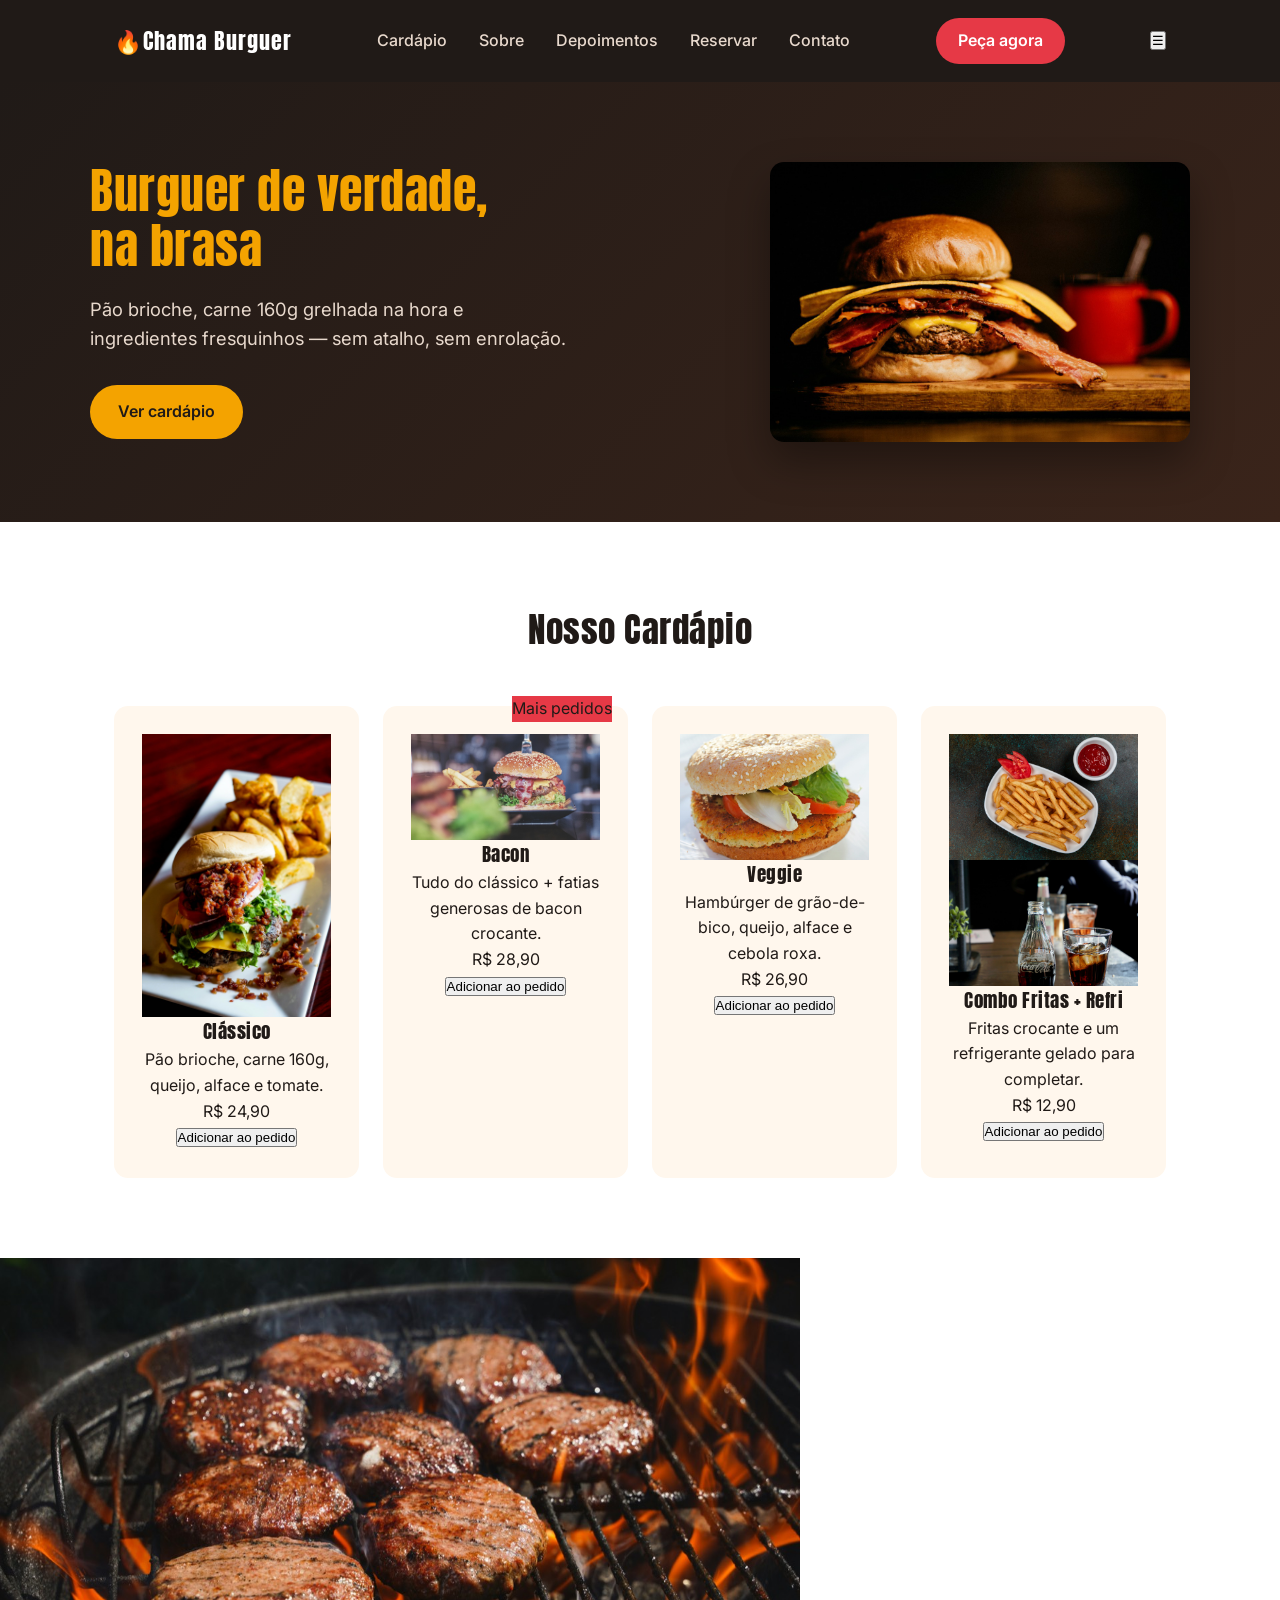
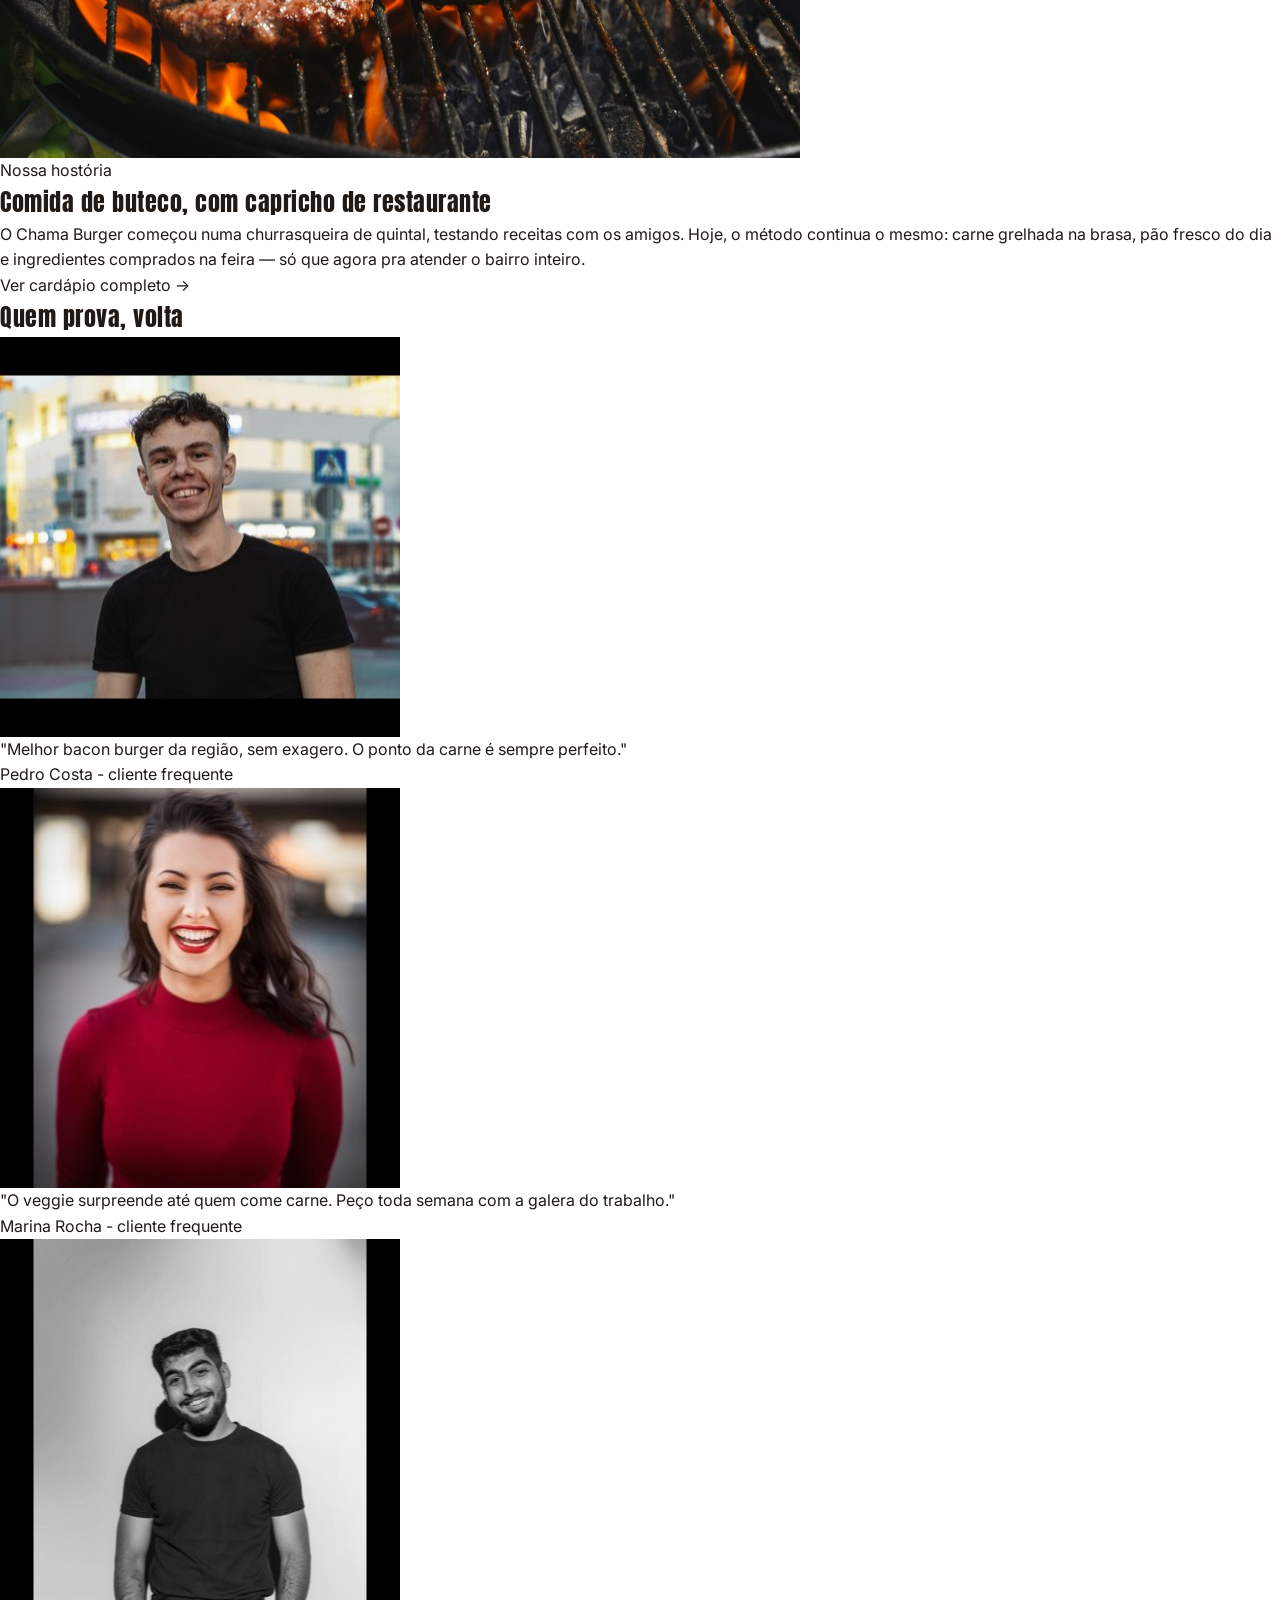
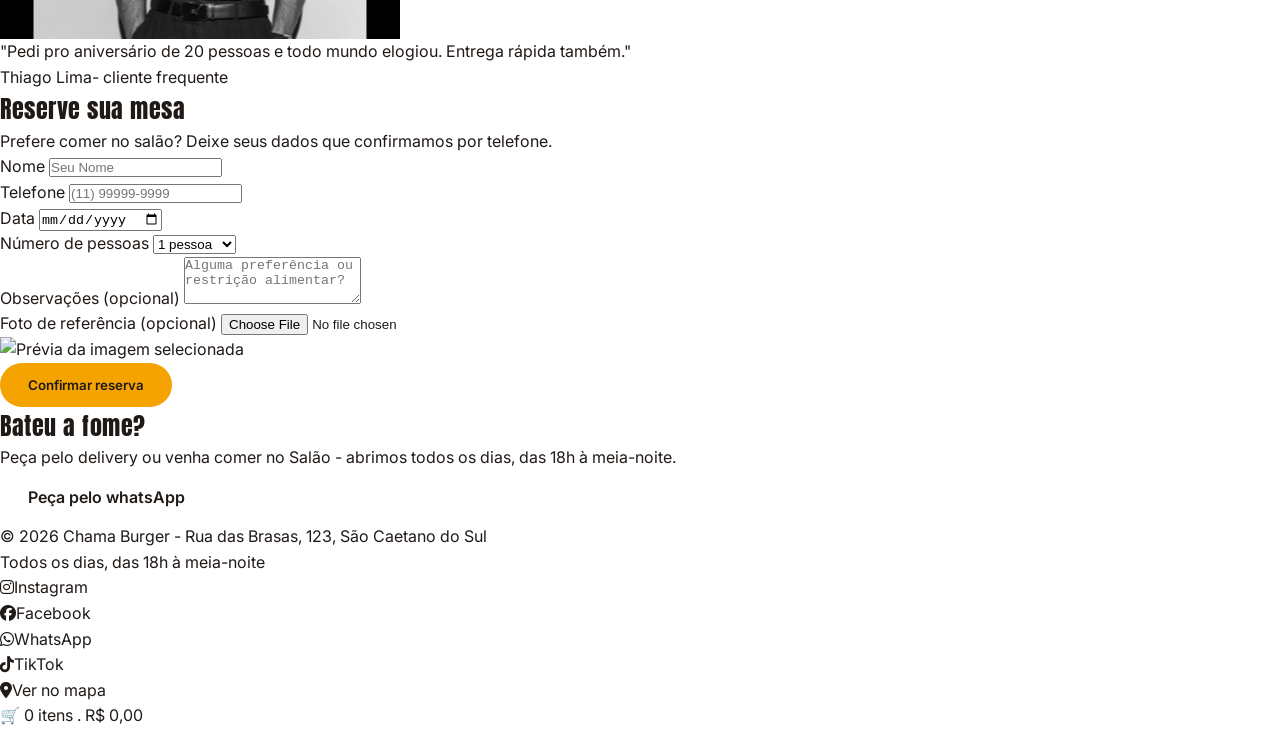
<file: index.html>
<!DOCTYPE html>
<html lang="pt-br">

<head>
    <meta charset="UTF-8">
    <meta name="viewport" content="width=device-width, initial-scale=1.0">
    <title>ChamaBurguer</title> <!--Titulo-->
    <link rel="stylesheet" href="https://cdnjs.cloudflare.com/ajax/libs/font-awesome/6.5.2/css/all.min.css"> <!--biblioteca-->
    <link rel="stylesheet" href="style.css">
</head>

<body>

    <header class="cabecalho-site"> <!--cabeçalho do site-->

        <nav class="barra-navegacao"> <!--menu-->
            <a href="#" class="logo">🔥Chama Burguer</a>

            <ul class="menu-links" id="menuLinhk">
                <li><a href="#cardapio">Cardápio</a></li>
                <li><a href="#sobre">Sobre</a></li>
                <li><a href="#depoimentos">Depoimentos</a></li>
                <li><a href="#reserva">Reservar</a></li>
                <li><a href="#contato">Contato</a></li>
            </ul>

            <a href="#pedir" class="botao botao-nav">Peça agora</a>

            <button class="menu-abrir" id="menuAbrir" aria-label="Abri menu">☰</button> <!--menu burguer-->
        </nav>

    </header> <!--fim do head-->

    <main>
        <section class="destaque">
            <div class="destaque-conteudo">

                <div class="destaque-texto">
                    <h1>
                        Burguer de verdade, <br>na brasa
                    </h1>

                    <p>Pão brioche, carne 160g grelhada na hora e ingredientes fresquinhos — sem atalho, sem enrolação.
                    </p>

                    <a href="#cardapio" class="botao botao-primario">Ver cardápio</a>
                </div> <!--fim da segunda div-->

                <div class="destaque-imagem">
                    <img src="assets/images/destaque-burger.jpg"
                        alt="Hambúrguer artesanal com bacon, queijo e pão brioche, grelhado na brasa">
                </div> <!--fim da terceira div-->

            </div> <!--fim da divi principal-->

        </section> <!--fim da primeira section-->

        <section class="cardapio" id="cardapio">

            <h2>Nosso Cardápio</h2>

            <div class="cardapio-itens">

                <article class="cardapio-item">
                    <div class="cardapio-item-imagem">
                        <img src="assets/images/burger-classico.jpg"
                            alt="Foto do burger Clássico: pão brioche, carne e queijo">
                    </div>

                    <h3>
                        Clássico
                    </h3>

                    <p>
                        Pão brioche, carne 160g, queijo, alface e tomate.
                    </p>

                    <span class="preco">
                        R$ 24,90
                    </span>

                    <button class="adicionar-carrinho" data-name="Clássico" data-preco="24.90">
                        Adicionar ao pedido
                    </button>
                </article>

                <article class="cardapio-item">
                    <span class="selo">Mais pedidos</span>
                    <div class="cardapio-item-imagem">
                        <img src="assets/images/burger-bacon.jpg" alt="Foto do butguer bacon com fatias crocantes">
                    </div>

                    <h3>
                        Bacon
                    </h3>

                    <p>
                        Tudo do clássico + fatias generosas de bacon crocante.
                    </p>

                    <span class="preco">
                        R$ 28,90
                    </span>

                    <button class="adicionar-carrinho" data-name="Bacon" data-preco="28.90">
                        Adicionar ao pedido
                    </button>
                </article>

                <article class="cardapio-item">
                    <div class="cardapio-item-imagem">
                        <img src="assets/images/burger-veggie.jpg"
                            alt="Foto do burguer Veggie com grão-de-bico e salada">
                    </div>

                    <h3>
                        Veggie
                    </h3>

                    <p>
                        Hambúrger de grão-de-bico, queijo, alface e cebola roxa.
                    </p>

                    <span class="preco">
                        R$ 26,90
                    </span>

                    <button class="adicionar-carrinho" data-name="Veggie" data-preco="26.90">
                        Adicionar ao pedido
                    </button>
                </article>

                <article class="cardapio-item">
                    <div class="cardapio-item-imagem cardapio-item-imagem-combo">
                        <img src="assets/images/fritas.jpg" alt="Porção de fritas">

                        <img src="assets/images/bebida.jpg" alt="Refrigerante gelado com gelo">
                    </div>

                    <h3>
                        Combo Fritas + Refri
                    </h3>

                    <p>
                        Fritas crocante e um refrigerante gelado para completar.
                    </p>

                    <span class="preco">
                        R$ 12,90
                    </span>

                    <button class="adicionar-carrinho" data-name="Combo Fritas + Refri" data-preco="12.90">
                        Adicionar ao pedido
                    </button>
                </article>
            </div> <!--div principal da section-->

        </section>

        <section class="sobre" id="sobre"> <!--sobre da pagina-->
            <div class="sobre-imagem">
                <img src="assets/images/sobre-burger.jpg" alt="burguer" width="800" height="500">
            </div>

            <div class="sobre-texto">
                <span class="secao-rotulo">
                    Nossa hostória
                </span>

                <h2>
                    Comida de buteco, com capricho de restaurante
                </h2>

                <p>
                    O Chama Burger começou numa churrasqueira de quintal, testando receitas com os
                    amigos. Hoje, o método continua o mesmo: carne grelhada na brasa, pão fresco
                    do dia e ingredientes comprados na feira — só que agora pra atender o bairro
                    inteiro.

                </p>

                <a href="#cardapio" class="link-seta">Ver cardápio completo →
                </a>
            </div>
        </section>

        <!--Depoimentos-->
        <section class="depoimentos" id="depoimentos">
            <h2>
                Quem prova, volta
            </h2>

            <div class="depoimentos-lista">

                <article class="depoimento">
                    <img src="assets/images/avatar-pedro.jpg" alt="Foto de pedro Costa" class="avatar">

                    <p class="citacao">
                        "Melhor bacon burger da região, sem exagero. O ponto da carne é sempre perfeito."
                    </p>

                    <p class="autor">
                        Pedro Costa <span>- cliente frequente</span>
                    </p>

                </article>

                <article class="depoimento">
                    <img src="assets/images/avatar-marina.jpg" alt="Foto de Marina Rocha" class="avatar">

                    <p class="citacao">
                        "O veggie surpreende até quem come carne. Peço toda semana com a galera do trabalho."
                    </p>

                    <p class="autor">
                        Marina Rocha <span>- cliente frequente</span>
                    </p>

                </article>

                <article class="depoimento">
                    <img src="assets/images/avatar-thiago.jpg" alt="Foto de Thiago Lima" class="avatar">

                    <p class="citacao">
                        "Pedi pro aniversário de 20 pessoas e todo mundo elogiou. Entrega rápida também."
                    </p>

                    <p class="autor">
                        Thiago Lima<span>- cliente frequente</span>
                    </p>

                </article>

            </div>

        </section>

        <!--reserva-->

        <section class="reserva" id="reserva">
            <h2>Reserve sua mesa</h2>
            <p>Prefere comer no salão? Deixe seus dados que confirmamos por telefone.</p>

            <form class="reserva-formulario" id="reservaFormulario">
                <div class="linha-formulario">
                    <label for="nome">Nome</label>
                    <input type="text" id="nome" name="nome" placeholder="Seu Nome" required>
                </div>

                <div class="linha-formulario">
                    <label for="telefone">Telefone</label>
                    <input type="number" id="telefone" name="telefone" placeholder="(11) 99999-9999" required>
                </div>

                <div class="linha-formulario">
                    <label for="data">Data</label>
                    <input type="date" name="data" id="data" required>
                </div>

                <div class="linha-formulario">
                    <label for="pessoas">Número de pessoas</label>
                    <select name="pessoas" id="pessoas">
                        <option value="1">1 pessoa</option>
                        <option value="2">2 pessoas</option>
                        <option value="3">3 pessoas</option>
                        <option value="4">4 pessoas</option>
                        <option value="5+">5 ou mais</option>
                    </select>
                </div>

                <div class="linha-formulario linha-formulario-completa">
                    <label for="mensagem">Observações (opcional)</label>
                    <textarea name="mensagem" id="mensagem" rows="3"
                        placeholder="Alguma preferência ou restrição alimentar?"></textarea>
                </div>

                <div class="linha-formulario linha-formulario-completa">
                    <label for="foto">Foto de referência (opcional)</label>
                    <input type="file" name="foto" id="foto" accept="imagem/*">

                    <img id="fotoPrevia" class="foto-previa" alt="Prévia da imagem selecionada" hidden>

                    <button type="submit" class="botao botao-primario formulario-enviar">Confirmar reserva</button>
                </div>

            </form>

            <div class="reserva-confimacao" id="reservaConfirmacao"></div>
        </section>

        <!--Final-->

        <section class="chamada-final" id="pedir">
            <h2>
                Bateu a fome?
            </h2>
            <p>
                Peça pelo delivery ou venha comer no Salão - abrimos todos os dias, das 18h à meia-noite.
            </p>
            <a href="https://web.whatsapp.com/" class="botao botao-destaque">Peça pelo whatsApp</a>


        </section>

    </main>

    <footer class="rodape-site" id="contato">
        <div class="rodape-info">
            <p>
                &copy; 2026 Chama Burger - Rua das Brasas, 123, São Caetano do Sul
            </p>
            <p class="rodape-horario">
                Todos os dias, das 18h à meia-noite
            </p>
        </div>


        <ul class="rodape-links">
            <li><a href="#" aria-label="Instagram"><i class="fa-brands fa-instagram"></i><span>Instagram</span></a></li>

            <li><a href="#" aria-label="Facebook"><i class="fa-brands fa-facebook"></i><span>Facebook</span></a></li>

            <li><a href="#" aria-label="WhatsApp"><i class="fa-brands fa-whatsapp"></i><span>WhatsApp</span></a></li>

            <li><a href="#" aria-label="TikTok"><i class="fa-brands fa-tiktok"></i><span>TikTok</span></a></li>

            <li><a href="#" aria-label="Ver no mapa"><i class="fa-solid fa-location-dot"></i><span>Ver no mapa</span></a></li>
        </ul>
    </footer>

    <div class="carrinho-resumo" id="carrinhoResumo">
        <span class="carrinho-icone">
            🛒
        </span>

        <span id="carrinhoContador">
            0
        </span> itens . <span id="carrinhoTotal">R$ 0,00</span>
    </div>
</body>

</html>
</file>
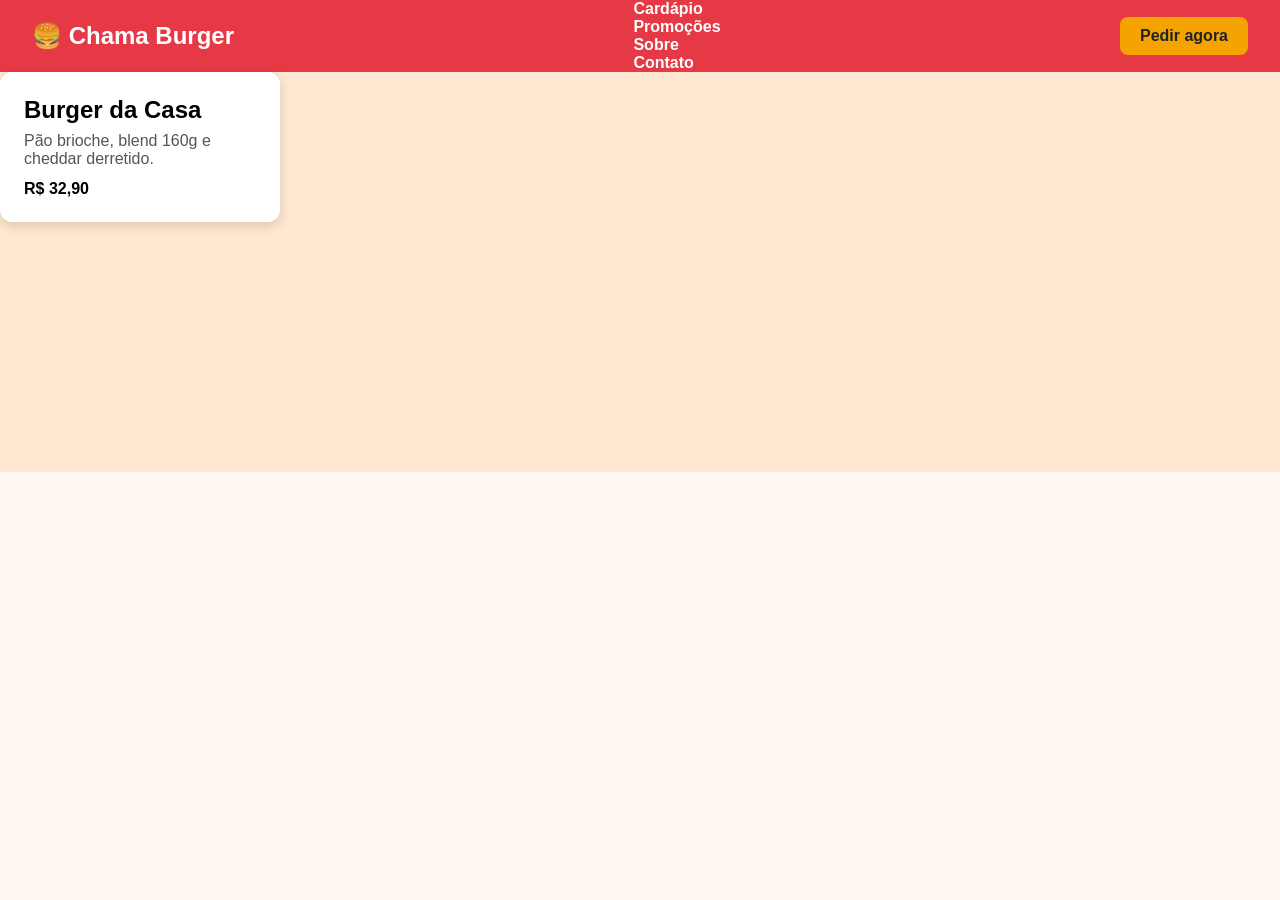
<file: flebox-playground/exercicio-navbar/index.html>
<!DOCTYPE html>
<html lang="pt-br">
<head>
  <meta charset="UTF-8">
  <meta name="viewport" content="width=device-width, initial-scale=1.0">
  <title>Exercício: Navbar Chama Burger</title>
  <link rel="stylesheet" href="style.css">
</head>
<body>

  <header class="navbar">
    <div class="logo">🍔 Chama Burger</div>

    <nav class="menu">
      <a href="#">Cardápio</a>
      <a href="#">Promoções</a>
      <a href="#">Sobre</a>
      <a href="#">Contato</a>
    </nav>

    <a href="#" class="btn-pedido">Pedir agora</a>
  </header>

  <main class="hero">
    <div class="card">
      <h2>Burger da Casa</h2>
      <p>Pão brioche, blend 160g e cheddar derretido.</p>
      <strong>R$ 32,90</strong>
    </div>
  </main>

</body>
</html>
</file>
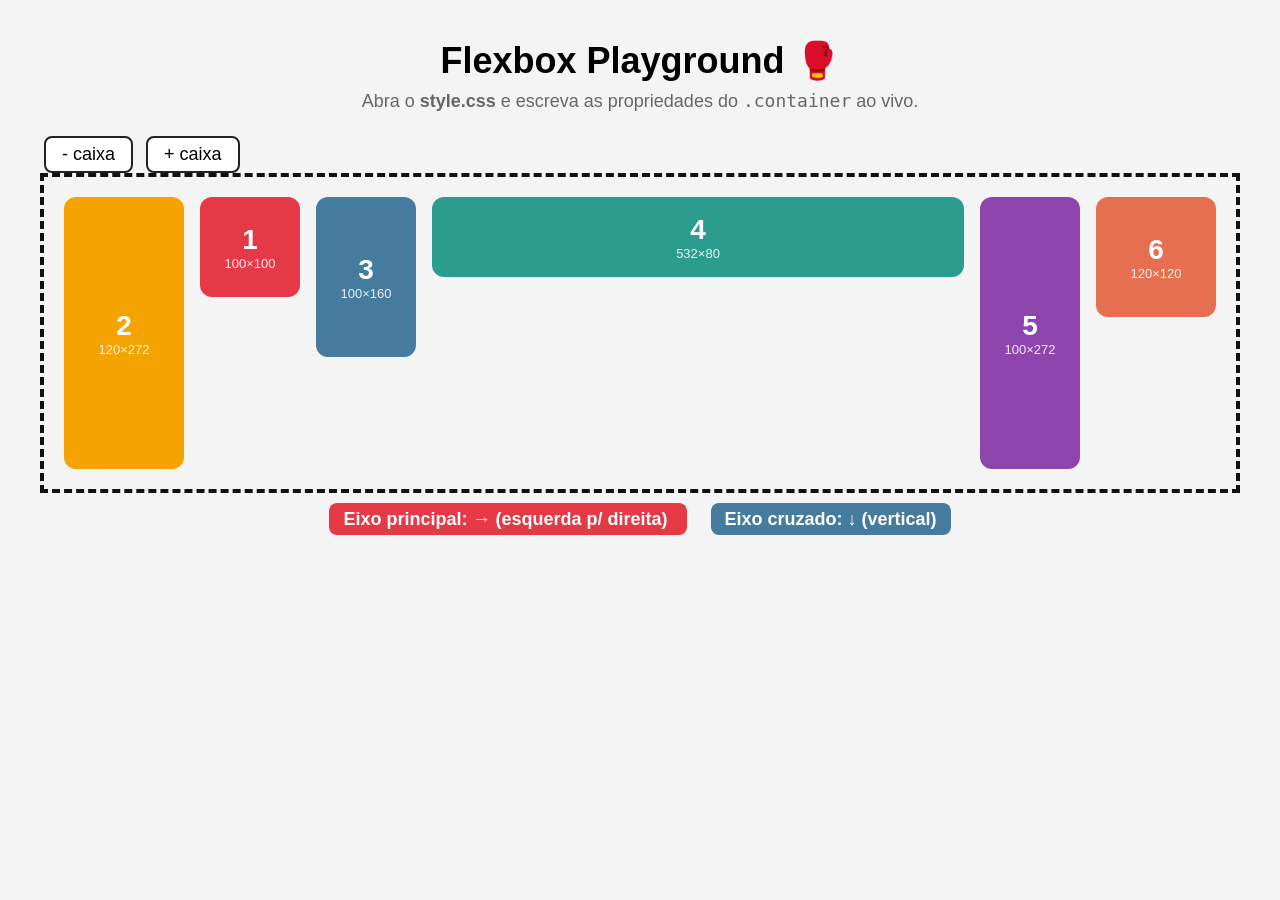
<file: flebox-playground/inde.html>
<!DOCTYPE html>
<html lang="pt-BR">

<head>
    <meta charset="UTF-8">
    <meta name="viewport" content="width=device-width, initial-scale=1.0">
    <title>Flebox Playground</title>
    <link rel="stylesheet" href="style.css">
</head>

<body>
    <h1>Flexbox Playground 🥊</h1>
    <p class="dica">Abra o <strong>style.css</strong> e escreva as propriedades do <code>.container</code> ao vivo.</p>

    <div class="controles">
        <button id="menos" aria-label="remover caixa">- caixa</button>
        <button id="mais" aria-label="adicionar caixa">+ caixa</button>
    </div>

    <div class="container">
        <div class="box box1">
            <span class="numero">
                1
            </span>

            <span class="tamanho">
                
            </span>
        </div>

        <div class="box box2">
            <span class="numero">
                2
            </span>

            <span class="tamanho">

            </span>
        </div>

        <div class="box box3">
            <span class="numero">
                3
            </span>

            <span class="tamanho">

            </span>
        </div>

        <div class="box box4">
            <span class="numero">
                4
            </span>

            <span class="tamanho">

            </span>
        </div>

        <div class="box box5">
            <span class="numero">
                5
            </span>

            <span class="tamanho">

            </span>
        </div>

        <div class="box box6">
            <span class="numero">
                6
            </span>

            <span class="tamanho">

            </span>
        </div>

    </div>

    <div class="legenda">
        <span class="principal">
            Eixo principal: <b id="eixo-principal"></b>
        </span>

        <span class="cruzado">
            Eixo cruzado: <b id="eixo-cruzado"></b>
        </span>
    </div>

    <script src="script.js" defer></script>
</body>

</html>
</file>
<file: style.css>
@import url('https://fonts.googleapis.com/css2?family=Anton&family=Inter:ital,opsz,wght@0,14..32,100..900;1,14..32,100..900&display=swap');

:root {
    --color-primary: #e63946;
    --color-primary-dark: #c1272d;
    --color-accent: #f4a300;
    --color-dark: #201a17;
    --color-light: #FFF7ED;
    --color-gray: #6b7280;
    --radius: 14px;
    --font-titulo: "Anton", Impact, sans-serif;
    --font-base: "Inter", Roboto, Helvetica, Arial, sans-serif;
}

* {
    margin: 0;
    padding: 0;
    box-sizing: border-box;
}

body {
    font-family: var(--font-base);
    color: var(--color-dark);
    line-height: 1.6;
}

h1, h2, h3 {
    font-family: var(--font-titulo);
    font-weight: 400;
    letter-spacing: 0.5px; /*Espaçamento entre letras*/
}

a {
    text-decoration: none; /*Vai tirar a linha dos links*/
    color: inherit; /*Para os links não ficarem azul*/
}

ul {
    list-style: none; /*Tirar a bolinha da tag ul - li*/
}

img {
    max-width: 100%;
    display: block;
}

.botao {
    display: inline-block;
    padding: 14px 28px;
    border: none; /* Tirar a borda do botão*/
    border-radius: 999px;
    font-family: var(--font-base);
    font-weight: 600;
    text-align: center; /* Alinhamento do texto */
    cursor: pointer;
    transition: transform 0.2s, box-shadow 0.2s;
}

.botao:hover {
    transform: translateY(-2px); /* Empurra o botão para cima*/
}

.botao-nav {
    background-color: var(--color-primary);
    color: #fff;
    padding: 10px 22px;
}

.cabecalho-site {
    background-color: var(--color-dark);
    top: 0; /* Top fica zerado, sempre volta aonde esta o top-começo*/
    z-index: 10;
    position: sticky; /* Travar o header*/
}

.barra-navegacao {
    max-width: 1100px;
    margin: 0 auto;
    display: flex;
    align-items: center;
    justify-content: space-between; /*Tira os espaçamentos laterais e da um espaçamento entre os elementos*/
    padding: 18px 24px;
}

.logo {
    font-family: var(--font-titulo);
    font-size: 1.4rem;
    color: #fff;
    letter-spacing: 1px;
}

.menu-links {
    display: flex;
    gap: 32px;
}

.menu-links a {
    color: #e8d9cd;
    font-weight: 500;
}

.menu-links a:hover {
    color: #fff;
}

.botao-primario {
    background-color: var(--color-accent);
    color: var(--color-dark);
}

.botao-primario:hover {
    box-shadow: 0 8px 20px rgba(244, 163, 0, 0.4);
}

.destaque {
    background: linear-gradient(135deg, var(--color-dark), #3a241a);
    width: 100%;
    padding: 80px 24px;
}

.destaque-conteudo {
    max-width: 1100px;
    margin: 0 auto;
    display: flex;
    align-items: center;
    justify-content: center;
    gap: 48px;
    color: #fff;
}

.destaque-texto {
    flex: 1 1 400px;
}

.destaque h1{
    font-size: 3rem;
    line-height: 1.15;
    margin-bottom: 20px;
    color: var(--color-accent);
}

.destaque p {
    font-size: 1.15rem;
    color: #e8d9cd;
    max-width: 480px;
    margin-bottom: 32px;
}

.destaque-imagem {
    flex: 1 1 260px;
    max-width: 420px;
    border-radius: var(--radius);
    overflow: hidden;
    box-shadow: 0 20px 40px rgba(0, 0, 0, 0.35);
}

.destaque-imagem img {
    width: 100%;
    object-fit: cover; /*vai cortar o exesso da imagem para manter no container*/
}

.cardapio {
    max-width: 1100px;
    margin: 0 auto;
    padding: 80px 24px;
    text-align: center;
}

.cardapio h2 {
    font-size: 2.2rem;
    margin-bottom: 48px;
}

.cardapio-itens {
    display: flex;
    gap: 24px;
    flex-wrap: wrap;
    justify-content: center;
}

.cardapio-item {
    background-color: var(--color-light);
    border-radius: var(--radius);
    padding: 28px;
    flex: 1 1 220px;
    max-width: 260px;
    position: relative;
    transition: transform 0.2s, box-shadow 0.2s;
}

.cardapio-item:hover {
    transform: translateY(-6px);
    box-shadow: 0 12px 24px rgba(0, 0, 0, 0.12);
}

.selo {
    position: absolute;
    top: -10px;
    right: 16px;
    background-color: var(--color-primary);
}
</file>
<file: flebox-playground/exercicio-navbar/style.css>
/* =====================================================
   EXERCÍCIO: Navbar do Chama Burger

   Objetivo (só com flexbox):
   1) Logo à ESQUERDA, menu no MEIO e botão à DIREITA
   2) Tudo alinhado verticalmente no centro da barra
   3) Links do menu lado a lado, com espaço entre eles
   4) Bônus: centralizar o .card no meio da .hero
      (horizontal E vertical)

   Escreva suas regras nos blocos marcados com ✏️
   ===================================================== */

* { margin: 0; padding: 0; box-sizing: border-box; }

body {
  font-family: Arial, Helvetica, sans-serif;
  background: #fff8f0;
}

.navbar {
  background: #E63946;
  color: #fff;
  padding: 0 32px;
  height: 72px;
  /* ✏️ escreva aqui o flexbox da navbar */
  display: flex;
  justify-content: space-between;
  align-items: center;

}

.logo { font-size: 24px; font-weight: bold; }

.menu a {
  color: #fff;
  text-decoration: none;
  font-weight: bold;
}

/* ✏️ escreva aqui o flexbox do .menu (links lado a lado) */
.menu a {
    display: flex;
    
}

.btn-pedido {
  background: #F4A300;
  color: #222;
  text-decoration: none;
  font-weight: bold;
  padding: 10px 20px;
  border-radius: 8px;
}

.hero {
  min-height: 400px;
  background: #ffe8d1;
  /* ✏️ bônus: centralize o card aqui */
}

.card {
  background: #fff;
  padding: 24px;
  border-radius: 12px;
  width: 280px;
  box-shadow: 0 4px 12px rgba(0, 0, 0, 0.15);
}

.card h2 { margin-bottom: 8px; }
.card p  { margin-bottom: 12px; color: #555; }
</file>
<file: flebox-playground/style.css>
* {
    margin: 0;
    padding: 0;
    box-sizing: border-box;
}

body {
    font-family: Arial, Helvetica, sans-serif;
    font-size: 18px;
    background-color: #f4f4f4;
    padding: 40px;
}

h1 {
    text-align: center;
    margin-bottom: 8px;
}

.dica {
    text-align: center;
    color: #666;
    margin-bottom: 24px;
}

.controles button {
    font-size: 18px;
    padding: 6px 16px;
    margin: 0 4px;
    border: 2px solid #222;
    border-radius: 8px;
    background-color: #fff;
    cursor: pointer;
}

.controles button:hover {
    background-color: #222;
    color: #fff;
}

.legenda {
    text-align: center;
    margin-top: 16px;
    font-weight: bold;
}

.legenda span {
    font-display: inline-block; /*trava somente a linha*/
    margin: 0 12px;
    padding: 6px 14px;
    color: #fff;
    border-radius: 8px;
}

.legenda .principal {
    background-color: #e63946;
}

.legenda .cruzado {
    background-color: #457b9d;
}

.box {
    border-radius: 12px;
    color: #fff;
    font-weight: bold;
    display: flex;
    flex-direction: column;
    align-items: center;
    justify-content: center;
}

.box .numero {
    font-size: 28px;
}

.box .tamanho {
    font-size: 13px;
    font-weight: normal;
    opacity: 0.9;
}

.box1 {
    background-color: #e63946;
    width: 100px;
    height: 100px;
}

.box2 {
    background-color: #f4a300;
    width: 120px;
}

.box3 {
    background-color: #457b9d;
    width: 100px;
    height: 160px;
}

.box4 {
    background-color: #2a9d8f;
    width: 140px;
    height: 80px;
}

.box5 {
    background-color: #8e44ad;
    width: 100px;
}

.box6 {
    background-color: #e76f51;
    width: 120px;
    height: 120px;
}

.container {
    border: 4px dashed #111;
    min-height: 320px;
    padding: 20px;

    display: flex;

    flex-direction: row;

/* ↑ define o eixo principal (main axis):
 row -> itens em linha, da esquerda pra direita (padrão)
 row-reverse -> itens em linha, invertidos (6,5,4,3,2,1)
 column -> itens em coluna, de cima pra baixo
 column-reverse -> itens em coluna, invertidos */

 flex-wrap: nowrap;

 justify-content: flex-start;

 align-items: stretch;

 gap: 16px;
}

.box2 {
    order: -1;
}

.box4 {
    flex-grow: 1;
}

.box6{
    align-self:flex-start;
}
</file>
